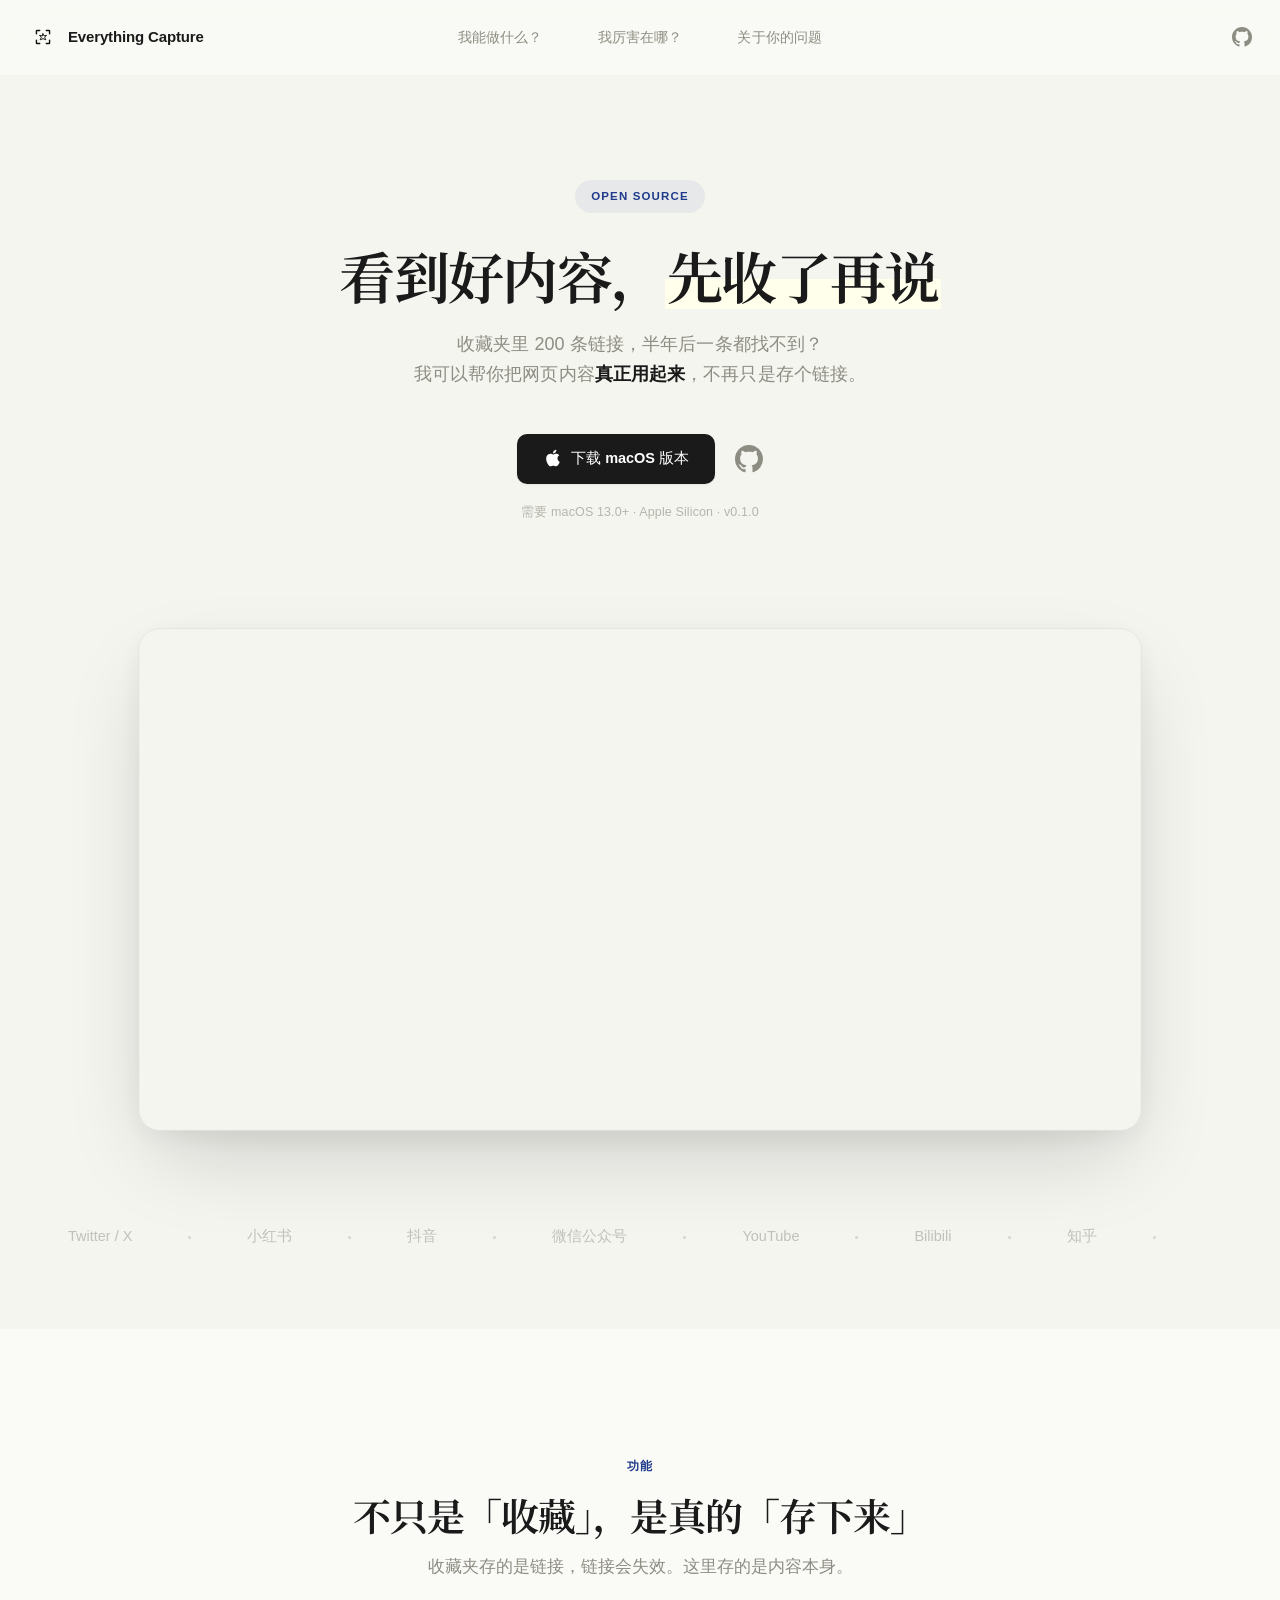
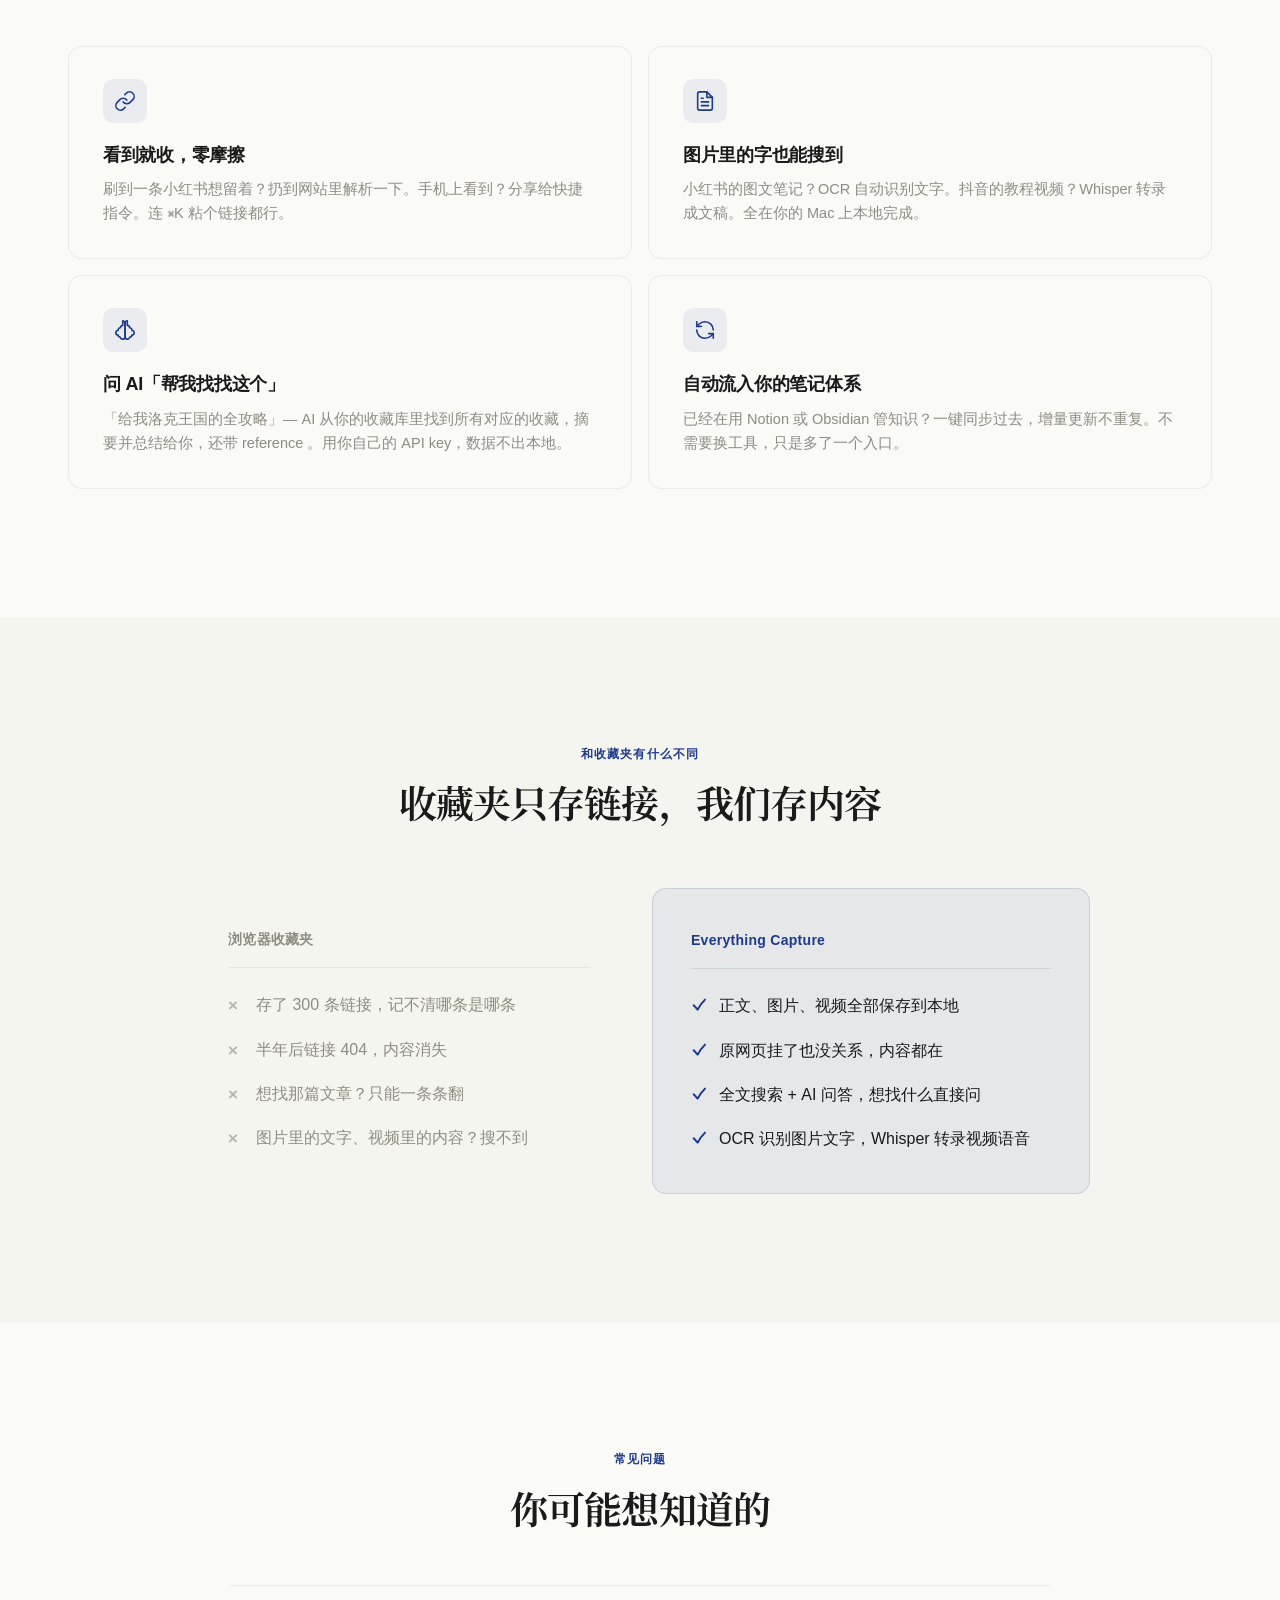
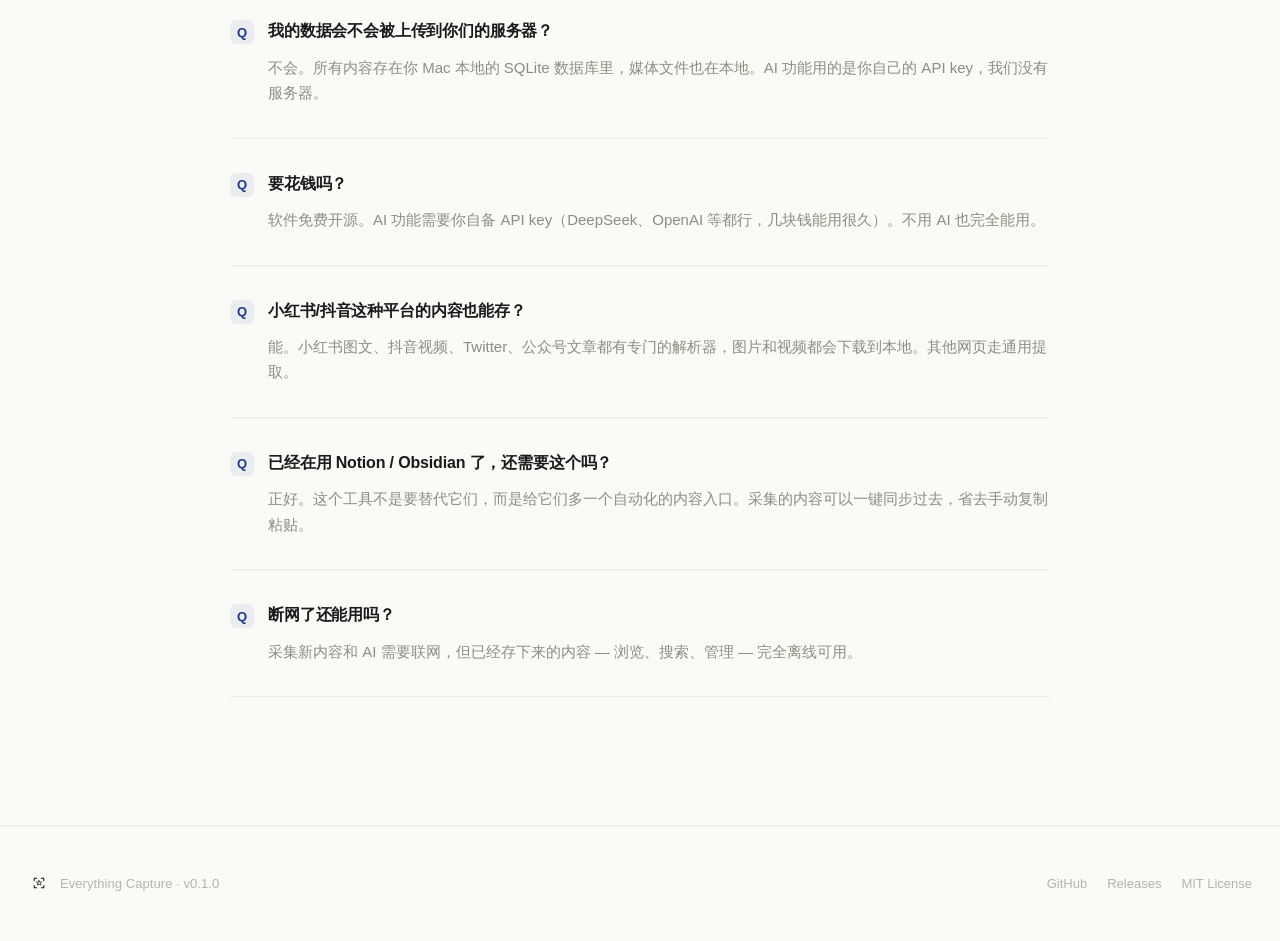
<file: landing/index.html>
<!DOCTYPE html>
<html lang="zh-CN">
<head>
  <meta charset="UTF-8">
  <meta name="viewport" content="width=device-width, initial-scale=1.0">
  <title>Everything Capture</title>
  <meta name="description" content="个人内容收藏与知识管理工具。采集任意网页内容，AI 智能分析，同步到 Notion 和 Obsidian。">
  <link rel="preconnect" href="https://fonts.googleapis.com">
  <link rel="preconnect" href="https://fonts.gstatic.com" crossorigin>
  <link href="https://fonts.googleapis.com/css2?family=Noto+Serif+SC:wght@400;500;600;700&display=swap" rel="stylesheet">
  <link rel="stylesheet" href="css/style.css">
  <!-- Inline logo SVG as favicon -->
  <link rel="icon" type="image/svg+xml" href="data:image/svg+xml,%3Csvg xmlns='http://www.w3.org/2000/svg' viewBox='0 0 128 128' fill='none'%3E%3Cpath d='M64 20 L73 50 L105 45 L82 66 L94 96 L64 78 L34 96 L46 66 L23 45 L55 50 Z' stroke='%23111' stroke-width='6' stroke-linejoin='round' stroke-linecap='round' fill='none'/%3E%3C/svg%3E">
</head>
<body>

<!-- ===== Nav ===== -->
<nav class="nav">
  <div class="container">
    <a href="#" class="nav-brand">
      <svg width="30" height="30" viewBox="0 0 128 128" fill="none">
        <path d="M36 50 L36 38 Q36 36, 38 36 L50 36" stroke="#111" stroke-width="6" stroke-linecap="round" fill="none"/>
        <path d="M78 36 L90 36 Q92 36, 92 38 L92 50" stroke="#111" stroke-width="6" stroke-linecap="round" fill="none"/>
        <path d="M92 78 L92 90 Q92 92, 90 92 L78 92" stroke="#111" stroke-width="6" stroke-linecap="round" fill="none"/>
        <path d="M50 92 L38 92 Q36 92, 36 90 L36 78" stroke="#111" stroke-width="6" stroke-linecap="round" fill="none"/>
        <path d="M64 50 L68 59 L79 57 L71 65 L76 76 L64 71 L52 76 L57 65 L49 57 L60 59 Z" stroke="#111" stroke-width="4" stroke-linejoin="round" stroke-linecap="round" fill="none"/>
      </svg>
      Everything Capture
    </a>
    <ul class="nav-links">
      <li><a href="#features"><span class="nav-link-text">我能做什么？</span></a></li>
      <li><a href="#how-it-works"><span class="nav-link-text">我厉害在哪？</span></a></li>
      <li><a href="#faq"><span class="nav-link-text">关于你的问题</span></a></li>
    </ul>
    <a href="https://github.com/agentenatalie/everything-capture" class="nav-github"><svg width="20" height="20" viewBox="0 0 24 24" fill="currentColor"><path d="M12 0C5.37 0 0 5.37 0 12c0 5.31 3.435 9.795 8.205 11.385.6.105.825-.255.825-.57 0-.285-.015-1.23-.015-2.235-3.015.555-3.795-.735-4.035-1.41-.135-.345-.72-1.41-1.23-1.695-.42-.225-1.02-.78-.015-.795.945-.015 1.62.87 1.845 1.23 1.08 1.815 2.805 1.305 3.495.99.105-.78.42-1.305.765-1.605-2.67-.3-5.46-1.335-5.46-5.925 0-1.305.465-2.385 1.23-3.225-.12-.3-.54-1.53.12-3.18 0 0 1.005-.315 3.3 1.23.96-.27 1.98-.405 3-.405s2.04.135 3 .405c2.295-1.56 3.3-1.23 3.3-1.23.66 1.65.24 2.88.12 3.18.765.84 1.23 1.905 1.23 3.225 0 4.605-2.805 5.625-5.475 5.925.435.375.81 1.095.81 2.22 0 1.605-.015 2.895-.015 3.3 0 .315.225.69.825.57A12.02 12.02 0 0 0 24 12c0-6.63-5.37-12-12-12z"/></svg></a>
  </div>
</nav>

<!-- ===== Hero ===== -->
<section class="hero">
  <div class="container">
    <div class="reveal">
      <div class="hero-badge">open source</div>
    </div>
    <h1 class="reveal">
      看到好内容，<span class="highlight">先收了再说</span>
    </h1>
    <p class="hero-sub reveal">
      收藏夹里 200 条链接，半年后一条都找不到？<br>
      我可以帮你把网页内容<strong>真正用起来</strong>，不再只是存个链接。
    </p>
    <div class="hero-actions reveal">
      <a href="https://github.com/agentenatalie/everything-capture/releases/latest/download/EverythingCapture-0.1.0-arm64.dmg" class="btn btn-primary">
        <svg class="btn-apple" width="20" height="20" viewBox="0 0 24 24" fill="currentColor"><path d="M18.71 19.5c-.83 1.24-1.71 2.45-3.05 2.47-1.34.03-1.77-.79-3.29-.79-1.53 0-2 .77-3.27.82-1.31.05-2.3-1.32-3.14-2.53C4.25 17 2.94 12.45 4.7 9.39c.87-1.52 2.43-2.48 4.12-2.51 1.28-.02 2.5.87 3.29.87.78 0 2.26-1.07 3.8-.91.65.03 2.47.26 3.64 1.98-.09.06-2.17 1.28-2.15 3.81.03 3.02 2.65 4.03 2.68 4.04-.03.07-.42 1.44-1.38 2.83M13 3.5c.73-.83 1.94-1.46 2.94-1.5.13 1.17-.34 2.35-1.04 3.19-.69.85-1.83 1.51-2.95 1.42-.15-1.15.41-2.35 1.05-3.11z"/></svg>
        <span class="btn-text">下载 macOS 版本</span>
      </a>
      <a href="https://github.com/agentenatalie/everything-capture" class="hero-github">
        <svg width="28" height="28" viewBox="0 0 24 24" fill="currentColor"><path d="M12 0C5.37 0 0 5.37 0 12c0 5.31 3.435 9.795 8.205 11.385.6.105.825-.255.825-.57 0-.285-.015-1.23-.015-2.235-3.015.555-3.795-.735-4.035-1.41-.135-.345-.72-1.41-1.23-1.695-.42-.225-1.02-.78-.015-.795.945-.015 1.62.87 1.845 1.23 1.08 1.815 2.805 1.305 3.495.99.105-.78.42-1.305.765-1.605-2.67-.3-5.46-1.335-5.46-5.925 0-1.305.465-2.385 1.23-3.225-.12-.3-.54-1.53.12-3.18 0 0 1.005-.315 3.3 1.23.96-.27 1.98-.405 3-.405s2.04.135 3 .405c2.295-1.56 3.3-1.23 3.3-1.23.66 1.65.24 2.88.12 3.18.765.84 1.23 1.905 1.23 3.225 0 4.605-2.805 5.625-5.475 5.925.435.375.81 1.095.81 2.22 0 1.605-.015 2.895-.015 3.3 0 .315.225.69.825.57A12.02 12.02 0 0 0 24 12c0-6.63-5.37-12-12-12z"/></svg>
      </a>
    </div>
    <p class="hero-meta reveal">需要 macOS 13.0+ &middot; Apple Silicon &middot; v0.1.0</p>

    <!-- Hero video -->
    <div class="hero-video-wrap reveal">
      <video class="hero-video" autoplay loop muted playsinline>
        <source src="images/hero.mp4" type="video/mp4">
        <source src="images/hero.mov" type="video/quicktime">
      </video>
    </div>

    <!-- Platforms marquee -->
    <div class="platforms">
      <div class="marquee-track">
        <span class="marquee-item">Twitter / X</span><span class="marquee-sep"></span>
        <span class="marquee-item">小红书</span><span class="marquee-sep"></span>
        <span class="marquee-item">抖音</span><span class="marquee-sep"></span>
        <span class="marquee-item">微信公众号</span><span class="marquee-sep"></span>
        <span class="marquee-item">YouTube</span><span class="marquee-sep"></span>
        <span class="marquee-item">Bilibili</span><span class="marquee-sep"></span>
        <span class="marquee-item">知乎</span><span class="marquee-sep"></span>
        <span class="marquee-item">GitHub</span><span class="marquee-sep"></span>
        <span class="marquee-item">Medium</span><span class="marquee-sep"></span>
        <span class="marquee-item">Substack</span><span class="marquee-sep"></span>
        <span class="marquee-item">Any Website</span><span class="marquee-sep"></span>
      </div>
    </div>
  </div>
</section>

<!-- ===== Features ===== -->
<section id="features">
  <div class="container">
    <div class="features-header reveal">
      <div class="section-label">功能</div>
      <h2 class="section-title">不只是「收藏」，是真的「存下来」</h2>
      <p class="section-desc">收藏夹存的是链接，链接会失效。这里存的是内容本身。</p>
    </div>
    <div class="features-grid stagger">
      <div class="feature-card reveal">
        <div class="feature-icon capture">
          <svg width="22" height="22" viewBox="0 0 24 24" fill="none" stroke="#1e3a8a" stroke-width="1.75" stroke-linecap="round" stroke-linejoin="round"><path d="M10 13a5 5 0 0 0 7.54.54l3-3a5 5 0 0 0-7.07-7.07l-1.72 1.71"/><path d="M14 11a5 5 0 0 0-7.54-.54l-3 3a5 5 0 0 0 7.07 7.07l1.71-1.71"/></svg>
        </div>
        <h3>看到就收，零摩擦</h3>
        <p>刷到一条小红书想留着？扔到网站里解析一下。手机上看到？分享给快捷指令。连 ⌘K 粘个链接都行。</p>
      </div>
      <div class="feature-card reveal">
        <div class="feature-icon extract">
          <svg width="22" height="22" viewBox="0 0 24 24" fill="none" stroke="#1e3a8a" stroke-width="1.75" stroke-linecap="round" stroke-linejoin="round"><path d="M14 2H6a2 2 0 0 0-2 2v16a2 2 0 0 0 2 2h12a2 2 0 0 0 2-2V8Z"/><path d="M14 2v6h6"/><path d="M16 13H8M16 17H8M10 9H8"/></svg>
        </div>
        <h3>图片里的字也能搜到</h3>
        <p>小红书的图文笔记？OCR 自动识别文字。抖音的教程视频？Whisper 转录成文稿。全在你的 Mac 上本地完成。</p>
      </div>
      <div class="feature-card reveal">
        <div class="feature-icon ai">
          <svg width="22" height="22" viewBox="0 0 24 24" fill="none" stroke="#1e3a8a" stroke-width="1.75" stroke-linecap="round" stroke-linejoin="round"><path d="M9.5 2A2.5 2.5 0 0 1 12 4.5v15a2.5 2.5 0 0 1-4.96.44A2.5 2.5 0 0 1 4.5 17.5a2.5 2.5 0 0 1 0-5A2.5 2.5 0 0 1 7 9.5a2.5 2.5 0 0 1 2.5-2.5V2Z"/><path d="M14.5 2A2.5 2.5 0 0 0 12 4.5v15a2.5 2.5 0 0 0 4.96.44A2.5 2.5 0 0 0 19.5 17.5a2.5 2.5 0 0 0 0-5A2.5 2.5 0 0 0 17 9.5a2.5 2.5 0 0 0-2.5-2.5V2Z"/></svg>
        </div>
        <h3>问 AI「帮我找找这个」</h3>
        <p>「给我洛克王国的全攻略」— AI 从你的收藏库里找到所有对应的收藏，摘要并总结给你，还带 reference 。用你自己的 API key，数据不出本地。</p>
      </div>
      <div class="feature-card reveal">
        <div class="feature-icon sync">
          <svg width="22" height="22" viewBox="0 0 24 24" fill="none" stroke="#1e3a8a" stroke-width="1.75" stroke-linecap="round" stroke-linejoin="round"><path d="M21 12a9 9 0 0 0-9-9 9.75 9.75 0 0 0-6.74 2.74L3 8"/><path d="M3 3v5h5"/><path d="M3 12a9 9 0 0 0 9 9 9.75 9.75 0 0 0 6.74-2.74L21 16"/><path d="M16 16h5v5"/></svg>
        </div>
        <h3>自动流入你的笔记体系</h3>
        <p>已经在用 Notion 或 Obsidian 管知识？一键同步过去，增量更新不重复。不需要换工具，只是多了一个入口。</p>
      </div>
    </div>
  </div>
</section>

<!-- ===== How it works ===== -->
<section id="how-it-works">
  <div class="container">
    <div class="steps-header reveal">
      <div class="section-label">和收藏夹有什么不同</div>
      <h2 class="section-title">收藏夹只存链接，我们存内容</h2>
    </div>
    <div class="comparison stagger">
      <div class="comparison-col comparison-before reveal">
        <div class="comparison-label">浏览器收藏夹</div>
        <ul class="comparison-list">
          <li>存了 300 条链接，记不清哪条是哪条</li>
          <li>半年后链接 404，内容消失</li>
          <li>想找那篇文章？只能一条条翻</li>
          <li>图片里的文字、视频里的内容？搜不到</li>
        </ul>
      </div>
      <div class="comparison-col comparison-after reveal">
        <div class="comparison-label">Everything Capture</div>
        <ul class="comparison-list">
          <li>正文、图片、视频全部保存到本地</li>
          <li>原网页挂了也没关系，内容都在</li>
          <li>全文搜索 + AI 问答，想找什么直接问</li>
          <li>OCR 识别图片文字，Whisper 转录视频语音</li>
        </ul>
      </div>
    </div>
  </div>
</section>

<!-- ===== FAQ ===== -->
<section id="faq">
  <div class="container">
    <div class="faq-header reveal">
      <div class="section-label">常见问题</div>
      <h2 class="section-title">你可能想知道的</h2>
    </div>
    <div class="faq-grid">
      <div class="faq-item reveal">
        <div class="faq-question">
          <span class="faq-q-marker">Q</span>
          我的数据会不会被上传到你们的服务器？
        </div>
        <div class="faq-answer">不会。所有内容存在你 Mac 本地的 SQLite 数据库里，媒体文件也在本地。AI 功能用的是你自己的 API key，我们没有服务器。</div>
      </div>
      <div class="faq-item reveal">
        <div class="faq-question">
          <span class="faq-q-marker">Q</span>
          要花钱吗？
        </div>
        <div class="faq-answer">软件免费开源。AI 功能需要你自备 API key（DeepSeek、OpenAI 等都行，几块钱能用很久）。不用 AI 也完全能用。</div>
      </div>
      <div class="faq-item reveal">
        <div class="faq-question">
          <span class="faq-q-marker">Q</span>
          小红书/抖音这种平台的内容也能存？
        </div>
        <div class="faq-answer">能。小红书图文、抖音视频、Twitter、公众号文章都有专门的解析器，图片和视频都会下载到本地。其他网页走通用提取。</div>
      </div>
      <div class="faq-item reveal">
        <div class="faq-question">
          <span class="faq-q-marker">Q</span>
          已经在用 Notion / Obsidian 了，还需要这个吗？
        </div>
        <div class="faq-answer">正好。这个工具不是要替代它们，而是给它们多一个自动化的内容入口。采集的内容可以一键同步过去，省去手动复制粘贴。</div>
      </div>
      <div class="faq-item reveal">
        <div class="faq-question">
          <span class="faq-q-marker">Q</span>
          断网了还能用吗？
        </div>
        <div class="faq-answer">采集新内容和 AI 需要联网，但已经存下来的内容 — 浏览、搜索、管理 — 完全离线可用。</div>
      </div>
    </div>
  </div>
</section>

<!-- ===== Footer ===== -->
<footer class="footer">
  <div class="container">
    <div class="footer-brand">
      <svg width="22" height="22" viewBox="0 0 128 128" fill="none">
        <path d="M36 50 L36 38 Q36 36, 38 36 L50 36" stroke="#111" stroke-width="6" stroke-linecap="round" fill="none"/>
        <path d="M78 36 L90 36 Q92 36, 92 38 L92 50" stroke="#111" stroke-width="6" stroke-linecap="round" fill="none"/>
        <path d="M92 78 L92 90 Q92 92, 90 92 L78 92" stroke="#111" stroke-width="6" stroke-linecap="round" fill="none"/>
        <path d="M50 92 L38 92 Q36 92, 36 90 L36 78" stroke="#111" stroke-width="6" stroke-linecap="round" fill="none"/>
        <path d="M64 50 L68 59 L79 57 L71 65 L76 76 L64 71 L52 76 L57 65 L49 57 L60 59 Z" stroke="#111" stroke-width="4" stroke-linejoin="round" stroke-linecap="round" fill="none"/>
      </svg>
      Everything Capture &middot; v0.1.0
    </div>
    <ul class="footer-links">
      <li><a href="https://github.com/agentenatalie/everything-capture">GitHub</a></li>
      <li><a href="https://github.com/agentenatalie/everything-capture/releases">Releases</a></li>
      <li><a href="https://github.com/agentenatalie/everything-capture/blob/main/LICENSE">MIT License</a></li>
    </ul>
  </div>
</footer>

<script src="js/main.js"></script>
</body>
</html>
</file>
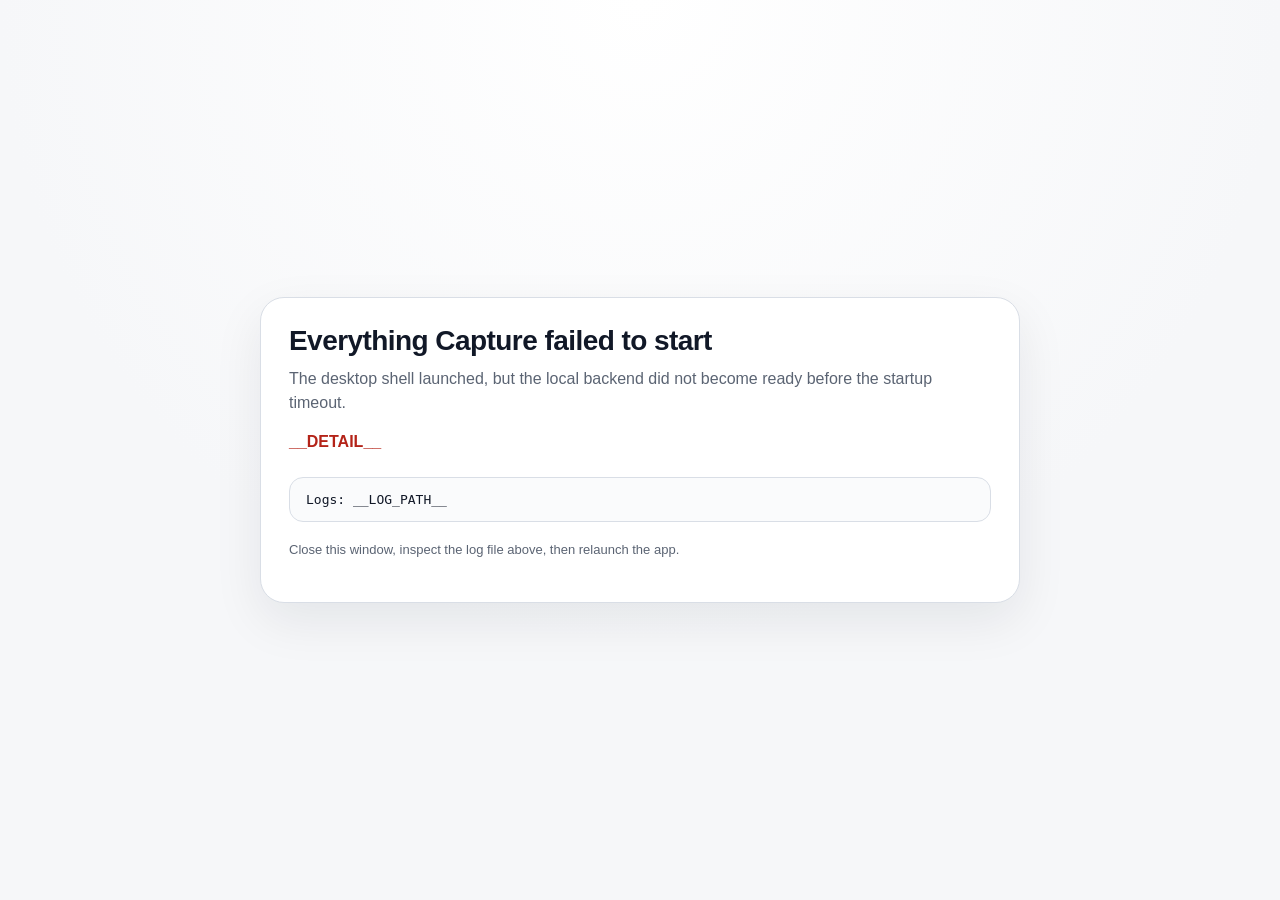
<file: desktop/launcher/error_page.html>
<!doctype html>
<html lang="en">
<head>
  <meta charset="utf-8" />
  <meta name="viewport" content="width=device-width, initial-scale=1" />
  <title>Everything Capture</title>
  <style>
    :root {
      color-scheme: light;
      --bg: #f6f7f9;
      --card: #ffffff;
      --border: #d9dee6;
      --text: #111827;
      --muted: #5b6473;
      --danger: #b42318;
      --shadow: 0 18px 50px rgba(15, 23, 42, 0.08);
    }

    body {
      margin: 0;
      font-family: -apple-system, BlinkMacSystemFont, "SF Pro Text", sans-serif;
      background: radial-gradient(circle at top, #ffffff 0%, var(--bg) 58%);
      color: var(--text);
    }

    .shell {
      min-height: 100vh;
      display: grid;
      place-items: center;
      padding: 32px;
      box-sizing: border-box;
    }

    .card {
      width: min(760px, 100%);
      background: var(--card);
      border: 1px solid var(--border);
      border-radius: 24px;
      box-shadow: var(--shadow);
      padding: 28px;
      box-sizing: border-box;
    }

    h1 {
      margin: 0 0 10px;
      font-size: 28px;
      line-height: 1.1;
      letter-spacing: -0.02em;
    }

    p {
      margin: 0 0 14px;
      line-height: 1.55;
      color: var(--muted);
    }

    .detail {
      color: var(--danger);
      font-weight: 600;
    }

    .path {
      margin-top: 22px;
      padding: 14px 16px;
      border-radius: 14px;
      border: 1px solid var(--border);
      background: #fafbfc;
      font-family: ui-monospace, SFMono-Regular, Menlo, monospace;
      font-size: 13px;
      word-break: break-all;
      color: var(--text);
    }

    .hint {
      margin-top: 18px;
      font-size: 13px;
      color: var(--muted);
    }
  </style>
</head>
<body>
  <main class="shell">
    <section class="card">
      <h1>Everything Capture failed to start</h1>
      <p>The desktop shell launched, but the local backend did not become ready before the startup timeout.</p>
      <p class="detail">__DETAIL__</p>
      <div class="path">Logs: __LOG_PATH__</div>
      <p class="hint">Close this window, inspect the log file above, then relaunch the app.</p>
    </section>
  </main>
</body>
</html>
</file>
<file: landing/css/style.css>
/* ===== Reset & Base ===== */
*,
*::before,
*::after {
  margin: 0;
  padding: 0;
  box-sizing: border-box;
}

:root {
  --bg: #FAFAF7;
  --bg-alt: #F5F5F0;
  --text: #1A1A1A;
  --text-secondary: #8d8d83;
  --text-tertiary: #b5b5ab;
  --accent: #1e3a8a;
  --accent-light: rgba(30, 58, 138, 0.07);
  --highlight: #FFFFEB;
  --border: rgba(0, 0, 0, 0.06);
  --border-strong: rgba(0, 0, 0, 0.1);
  --radius: 14px;
  --radius-sm: 10px;
  --container: 1200px;
  --shadow-sm: 0 1px 3px rgba(0, 0, 0, 0.04), 0 1px 2px rgba(0, 0, 0, 0.03);
  --shadow-md: 0 4px 16px rgba(0, 0, 0, 0.06), 0 1px 4px rgba(0, 0, 0, 0.04);
  --shadow-lg: 0 20px 60px rgba(0, 0, 0, 0.1), 0 4px 16px rgba(0, 0, 0, 0.05);
  --shadow-xl: 0 32px 80px rgba(0, 0, 0, 0.12), 0 6px 24px rgba(0, 0, 0, 0.06);
  --ease: cubic-bezier(0.25, 0.46, 0.45, 0.94);
  --ease-bounce: cubic-bezier(0.34, 1.56, 0.64, 1);
}

html {
  scroll-behavior: smooth;
}

body {
  font-family: -apple-system, 'SF Pro Display', 'Helvetica Neue', 'PingFang SC', sans-serif;
  background: var(--bg);
  color: var(--text);
  font-size: 16px;
  line-height: 1.65;
  -webkit-font-smoothing: antialiased;
  -moz-osx-font-smoothing: grayscale;
  text-rendering: optimizeLegibility;
}

::selection {
  background: rgba(30, 58, 138, 0.12);
  color: var(--text);
}

/* ===== Layout ===== */
.container {
  max-width: var(--container);
  margin: 0 auto;
  padding: 0 28px;
}

section {
  padding: 128px 0;
}

section:nth-child(even) {
  background: var(--bg-alt);
}

/* ===== Reveal animations ===== */
.reveal {
  opacity: 0;
  transform: translateY(24px);
  transition: opacity 0.7s var(--ease), transform 0.7s var(--ease);
}

.reveal.visible {
  opacity: 1;
  transform: translateY(0);
}

.stagger>.reveal:nth-child(1) {
  transition-delay: 0s;
}

.stagger>.reveal:nth-child(2) {
  transition-delay: 0.1s;
}

.stagger>.reveal:nth-child(3) {
  transition-delay: 0.2s;
}

.stagger>.reveal:nth-child(4) {
  transition-delay: 0.3s;
}

/* ===== Navigation ===== */
.nav {
  position: fixed;
  top: 0;
  left: 0;
  right: 0;
  z-index: 100;
  padding: 24px 0;
  background: rgba(250, 250, 247, 0.82);
  backdrop-filter: saturate(180%) blur(16px);
  -webkit-backdrop-filter: saturate(180%) blur(16px);
  border-bottom: 1px solid transparent;
  transition: border-color 0.3s, box-shadow 0.3s;
}

.nav.scrolled {
  border-bottom-color: var(--border);
  box-shadow: 0 1px 12px rgba(0, 0, 0, 0.04);
}

.nav .container {
  max-width: none;
  display: flex;
  align-items: center;
  justify-content: center;
  position: relative;
}

.nav-brand {
  position: absolute;
  left: 28px;
  display: flex;
  align-items: center;
  gap: 10px;
  text-decoration: none;
  color: var(--text);
  font-weight: 600;
  font-size: 15px;
  letter-spacing: -0.01em;
}

.nav-brand svg {
  width: 30px;
  height: 30px;
}

.nav-links {
  display: flex;
  align-items: center;
  gap: 55px;
  list-style: none;
}

.nav-links a {
  text-decoration: none;
  color: var(--text-secondary);
  font-size: 13.5px;
  font-weight: 500;
  letter-spacing: 0.01em;
  transition: color 0.2s;
}

.nav-links a:hover {
  color: var(--text);
}

.nav-github {
  position: absolute;
  right: 28px;
  display: flex;
  color: var(--text-secondary);
  transition: color 0.2s;
}

.nav-github:hover {
  color: var(--text);
}

.hero-github {
  display: inline-flex;
  color: var(--text-secondary);
  transition: color 0.2s;
}

.hero-github:hover {
  color: var(--text);
}

/* ===== Hero ===== */
.hero {
  padding: 180px 0 80px;
  text-align: center;
}

.hero-badge {
  display: inline-flex;
  align-items: center;
  gap: 6px;
  font-size: 11.5px;
  font-weight: 600;
  letter-spacing: 0.1em;
  text-transform: uppercase;
  color: var(--accent);
  background: var(--accent-light);
  padding: 7px 16px;
  border-radius: 100px;
  margin-bottom: 32px;
}

.hero h1 {
  font-family: 'Noto Serif SC', Georgia, serif;
  font-size: 56px;
  font-weight: 650;
  letter-spacing: -0.03em;
  line-height: 1.1;
  margin-bottom: 22px;
  color: var(--text);
}

.hero h1 .highlight {
  background: linear-gradient(120deg, var(--highlight) 0%, var(--highlight) 100%);
  background-size: 100% 38%;
  background-repeat: no-repeat;
  background-position: 0 88%;
  padding: 0 2px;
}

.hero-sub {
  font-size: 18px;
  color: var(--text-secondary);
  max-width: 520px;
  margin: 0 auto 44px;
  line-height: 1.7;
  letter-spacing: 0.005em;
}

.hero-sub strong {
  color: var(--text);
  font-weight: 600;
}

.hero-actions {
  display: flex;
  align-items: center;
  justify-content: center;
  gap: 20px;
  margin-bottom: 12px;
}

/* ===== Buttons ===== */
.btn {
  display: inline-flex;
  align-items: center;
  gap: 8px;
  font-size: 14.5px;
  font-weight: 550;
  text-decoration: none;
  border-radius: var(--radius-sm);
  padding: 13px 26px;
  transition: all 0.28s var(--ease);
  cursor: pointer;
  border: none;
  font-family: inherit;
  letter-spacing: -0.005em;
}

.btn-apple {
  display: block;
  position: relative;
  top: -1px;
}

.btn-primary {
  background: var(--text);
  color: #fff;
  box-shadow: var(--shadow-sm);
}

.btn-primary:hover {
  background: var(--accent);
  box-shadow: var(--shadow-md), 0 0 0 1px rgba(3, 79, 70, 0.08);
  transform: translateY(-1px);
}

.btn-primary .arrow {
  display: inline-block;
  transition: transform 0.28s var(--ease);
  font-size: 16px;
}

.btn-primary:hover .arrow {
  transform: translateY(2px);
}

.btn-secondary {
  background: transparent;
  color: var(--text);
  border: 1.5px solid var(--border-strong);
}

.btn-secondary:hover {
  background: var(--text);
  color: #fff;
  border-color: var(--text);
  transform: translateY(-1px);
}

.hero-meta {
  font-size: 12.5px;
  color: var(--text-tertiary);
  margin-top: 18px;
  letter-spacing: 0.01em;
}

/* ===== Hero video ===== */
.hero-video-wrap {
  max-width: 1140px;
  margin: 72px auto 0;
  border-radius: 24px;
  overflow: hidden;
  box-shadow: 0 40px 100px -20px rgba(0, 0, 0, 0.18), 0 8px 32px rgba(0, 0, 0, 0.06);
  border: 1px solid rgba(0, 0, 0, 0.08);
  transform: scale(0.88);
  will-change: transform, border-radius, box-shadow;
  transition: transform 0.1s linear, border-radius 0.1s linear, box-shadow 0.1s linear;
}

.hero-video {
  display: block;
  width: 100%;
  height: auto;
}

/* ===== Section headers ===== */
.section-label {
  font-size: 12px;
  font-weight: 650;
  letter-spacing: 0.1em;
  text-transform: uppercase;
  color: var(--accent);
  margin-bottom: 16px;
}

.section-title {
  font-family: 'Noto Serif SC', Georgia, serif;
  font-size: 38px;
  font-weight: 650;
  letter-spacing: -0.025em;
  line-height: 1.15;
  margin-bottom: 16px;
}

.section-desc {
  font-size: 17px;
  color: var(--text-secondary);
  max-width: 520px;
  line-height: 1.7;
}

/* ===== Features ===== */
.features-header {
  text-align: center;
  margin-bottom: 64px;
}

.features-header .section-desc {
  margin: 0 auto;
}

.features-grid {
  display: grid;
  grid-template-columns: repeat(2, 1fr);
  gap: 16px;
}

.feature-card {
  background: var(--bg);
  border: 1px solid var(--border);
  border-radius: var(--radius);
  padding: 32px 34px;
  transition: transform 0.35s var(--ease),
    box-shadow 0.35s var(--ease),
    border-color 0.35s;
}

section:nth-child(even) .feature-card {
  background: #fff;
}

.feature-card:hover {
  transform: translateY(-4px);
  box-shadow: var(--shadow-lg);
  border-color: rgba(30, 58, 138, 0.1);
}

.feature-icon {
  width: 44px;
  height: 44px;
  border-radius: var(--radius-sm);
  display: flex;
  align-items: center;
  justify-content: center;
  margin-bottom: 18px;
  background: var(--accent-light);
  color: var(--accent);
}

.feature-card h3 {
  font-size: 18px;
  font-weight: 620;
  margin-bottom: 8px;
  letter-spacing: -0.015em;
  color: var(--text);
}

.feature-card p {
  font-size: 14.5px;
  color: var(--text-secondary);
  line-height: 1.65;
}

/* ===== How it works ===== */
.steps-header {
  text-align: center;
  margin-bottom: 64px;
}

.steps-header .section-desc {
  margin: 0 auto;
}

/* ===== Comparison ===== */
.comparison {
  display: grid;
  grid-template-columns: 1fr 1fr;
  gap: 24px;
  max-width: 900px;
  margin: 0 auto;
}

.comparison-col {
  border-radius: var(--radius);
  padding: 40px 38px;
}

.comparison-before {
  background: transparent;
  border: none;
  opacity: 0.5;
}

section:nth-child(even) .comparison-before {
  background: transparent;
}

.comparison-after {
  background: var(--accent-light);
  border: 1.5px solid rgba(30, 58, 138, 0.15);
}

.comparison-label {
  font-size: 14px;
  font-weight: 650;
  letter-spacing: 0.02em;
  margin-bottom: 24px;
  padding-bottom: 16px;
  border-bottom: 1px solid var(--border);
  color: var(--text-secondary);
}

.comparison-after .comparison-label {
  color: var(--accent);
  border-bottom-color: rgba(30, 58, 138, 0.12);
}

.comparison-list {
  list-style: none;
  display: flex;
  flex-direction: column;
  gap: 18px;
}

.comparison-list li {
  font-size: 16px;
  line-height: 1.65;
  color: var(--text-secondary);
  padding-left: 28px;
  position: relative;
}

.comparison-before .comparison-list li::before {
  content: '×';
  position: absolute;
  left: 0;
  font-size: 17px;
  color: var(--text-tertiary);
  font-weight: 600;
}

.comparison-after .comparison-list li {
  color: var(--text);
}

.comparison-after .comparison-list li::before {
  content: '';
  position: absolute;
  left: 0;
  top: 4px;
  width: 16px;
  height: 16px;
  background: url("data:image/svg+xml,%3Csvg xmlns='http://www.w3.org/2000/svg' viewBox='0 0 24 24' fill='none' stroke='%231e3a8a' stroke-width='3' stroke-linecap='round' stroke-linejoin='round'%3E%3Cpath d='M4 12.5 C6 14, 8 17, 10 19 C13 13, 17 8, 21 4' /%3E%3C/svg%3E") no-repeat center / contain;
}

@media (max-width: 768px) {
  .comparison {
    grid-template-columns: 1fr;
  }
}

/* ===== Platforms marquee ===== */
.platforms {
  padding: 60px 0 0;
  overflow: hidden;
}

.marquee-track {
  display: flex;
  gap: 56px;
  animation: marquee 35s linear infinite;
  width: max-content;
  align-items: center;
}

.marquee-track:hover {
  animation-play-state: paused;
}

.marquee-item {
  font-size: 14.5px;
  font-weight: 500;
  color: var(--text-secondary);
  white-space: nowrap;
  opacity: 0.5;
  transition: opacity 0.3s, color 0.3s;
}

.marquee-item:hover {
  opacity: 1;
  color: var(--accent);
}

/* Separator dots between items */
.marquee-sep {
  width: 3px;
  height: 3px;
  border-radius: 50%;
  background: var(--text-tertiary);
  opacity: 0.5;
  flex-shrink: 0;
}

@keyframes marquee {
  0% {
    transform: translateX(0);
  }

  100% {
    transform: translateX(-50%);
  }
}

/* ===== FAQ ===== */
.faq-header {
  text-align: center;
  margin-bottom: 56px;
}

.faq-header .section-desc {
  margin: 0 auto;
}

.faq-grid {
  max-width: 820px;
  margin: 0 auto;
}

.faq-item {
  border-bottom: 1px solid var(--border);
  padding: 32px 0;
}

.faq-item:first-child {
  border-top: 1px solid var(--border);
}

.faq-question {
  font-size: 16px;
  font-weight: 600;
  margin-bottom: 10px;
  display: flex;
  align-items: flex-start;
  gap: 14px;
  cursor: default;
  letter-spacing: -0.01em;
}

.faq-q-marker {
  color: var(--accent);
  font-weight: 700;
  font-size: 13px;
  flex-shrink: 0;
  width: 24px;
  height: 24px;
  border-radius: 6px;
  background: var(--accent-light);
  display: flex;
  align-items: center;
  justify-content: center;
  margin-top: 2px;
}

.faq-answer {
  font-size: 15px;
  color: var(--text-secondary);
  line-height: 1.7;
  padding-left: 38px;
}

/* ===== Footer ===== */
.footer {
  padding: 44px 0;
  border-top: 1px solid var(--border);
}

.footer .container {
  max-width: none;
  display: flex;
  align-items: center;
  justify-content: space-between;
}

.footer-brand {
  display: flex;
  align-items: center;
  gap: 10px;
  font-size: 13px;
  color: var(--text-tertiary);
  letter-spacing: 0.005em;
}

.footer-brand svg {
  width: 22px;
  height: 22px;
}

.footer-links {
  display: flex;
  align-items: center;
  gap: 20px;
  list-style: none;
}

.footer-links a {
  text-decoration: none;
  color: var(--text-tertiary);
  font-size: 13px;
  transition: color 0.2s;
}

.footer-links a:hover {
  color: var(--accent);
}

/* ===== CTA text dance (hover) ===== */
.btn-primary .btn-text span {
  display: inline-block;
  transition: transform 0.2s;
}

.btn-primary:hover .btn-text span {
  animation: charDance 0.4s ease forwards;
}

@keyframes charDance {
  0% {
    transform: translateY(0) rotate(0);
  }

  30% {
    transform: translateY(-3px) rotate(-2deg);
  }

  60% {
    transform: translateY(1px) rotate(1deg);
  }

  100% {
    transform: translateY(0) rotate(0);
  }
}

.btn-primary:hover .btn-text span:nth-child(1) {
  animation-delay: 0.00s;
}

.btn-primary:hover .btn-text span:nth-child(2) {
  animation-delay: 0.02s;
}

.btn-primary:hover .btn-text span:nth-child(3) {
  animation-delay: 0.04s;
}

.btn-primary:hover .btn-text span:nth-child(4) {
  animation-delay: 0.06s;
}

.btn-primary:hover .btn-text span:nth-child(5) {
  animation-delay: 0.08s;
}

.btn-primary:hover .btn-text span:nth-child(6) {
  animation-delay: 0.10s;
}

.btn-primary:hover .btn-text span:nth-child(7) {
  animation-delay: 0.12s;
}

.btn-primary:hover .btn-text span:nth-child(8) {
  animation-delay: 0.14s;
}

.btn-primary:hover .btn-text span:nth-child(9) {
  animation-delay: 0.16s;
}

.btn-primary:hover .btn-text span:nth-child(10) {
  animation-delay: 0.18s;
}

.btn-primary:hover .btn-text span:nth-child(11) {
  animation-delay: 0.20s;
}

.btn-primary:hover .btn-text span:nth-child(12) {
  animation-delay: 0.22s;
}

.btn-primary:hover .btn-text span:nth-child(13) {
  animation-delay: 0.24s;
}

.btn-primary:hover .btn-text span:nth-child(14) {
  animation-delay: 0.26s;
}

.btn-primary:hover .btn-text span:nth-child(15) {
  animation-delay: 0.28s;
}

/* ===== SVG stroke animation ===== */
.stroke-anim {
  stroke-dasharray: 200;
  stroke-dashoffset: 200;
  transition: stroke-dashoffset 1s var(--ease);
}

.visible .stroke-anim {
  stroke-dashoffset: 0;
}

/* ===== Responsive ===== */
@media (max-width: 992px) {
  .hero h1 {
    font-size: 42px;
  }

  .section-title {
    font-size: 34px;
  }
}

@media (max-width: 768px) {
  section {
    padding: 80px 0;
  }

  .hero {
    padding: 140px 0 80px;
  }

  .hero h1 {
    font-size: 34px;
  }

  .hero-sub {
    font-size: 16px;
  }

  .section-title {
    font-size: 28px;
  }

  .features-grid {
    grid-template-columns: 1fr;
  }

  .hero-actions {
    flex-direction: column;
  }

  .nav-links {
    gap: 18px;
  }

  .footer .container {
    flex-direction: column;
    gap: 16px;
  }

  .hero-video-wrap {
    margin: 48px -20px 0;
    border-radius: 10px;
  }
}

@media (max-width: 480px) {
  .container {
    padding: 0 20px;
  }

  .hero h1 {
    font-size: 28px;
  }

  .section-title {
    font-size: 24px;
  }

  .feature-card {
    padding: 28px 24px;
  }

  .feature-card h3 {
    font-size: 19px;
  }

  .feature-card p {
    font-size: 15px;
  }

  .comparison-col {
    padding: 28px 24px;
  }

  .comparison-list li {
    font-size: 15px;
  }

  .faq-question {
    font-size: 16px;
  }

  .faq-answer {
    font-size: 15px;
  }

  .nav-links .nav-link-text {
    display: none;
  }
}
</file>
